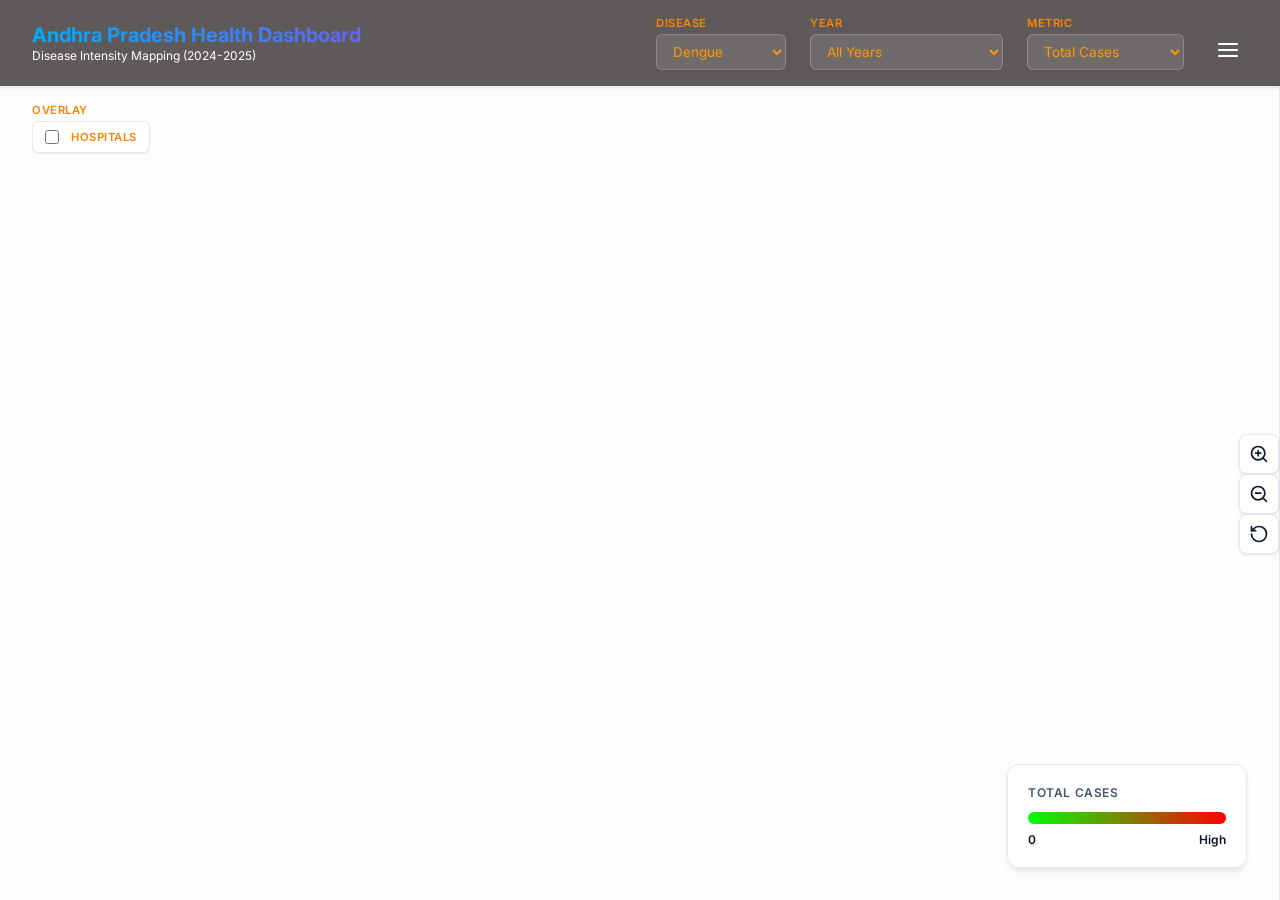
<file: frontend/index.html>
<!DOCTYPE html>
<html lang="en">
<head>
    <meta charset="UTF-8">
    <meta name="viewport" content="width=device-width, initial-scale=1.0">
    <title>Andhra Pradesh Outline | Interactive Map</title>
    <meta name="description" content="An interactive visualization of Andhra Pradesh state boundaries and districts.">
    <link rel="stylesheet" href="index.css">
    <link rel="preconnect" href="https://fonts.googleapis.com">
    <link rel="preconnect" href="https://fonts.gstatic.com" crossorigin>
    <link href="https://fonts.googleapis.com/css2?family=Inter:wght@400;500;600;700&display=swap" rel="stylesheet">
    <script src="https://d3js.org/d3.v7.min.js"></script>
</head>
<body>
    <header>
        <div class="header-content animate-in">
            <div class="title-group">
                <h1>Andhra Pradesh Health Dashboard</h1>
                <p id="mapping-subtitle">Disease Intensity Mapping (2024-2025)</p>
            </div>
            <div class="header-controls">
                <div class="control-group">
                    <label for="disease-select">Disease</label>
                    <select id="disease-select" class="select-input">
                        <option value="data/raw/dengue.csv">Dengue</option>
                        <option value="data/raw/malaria.csv">Malaria</option>
                    </select>
                </div>
                <div class="control-group">
                    <label for="year-select">Year</label>
                    <select id="year-select" class="select-input">
                        <option value="all">All Years</option>
                        <option value="2024">2024</option>
                        <option value="2025">2025</option>
                        <option value="forecast">Forecast (Next 7 Days)</option>
                    </select>
                </div>
                <div class="control-group">
                    <label for="metric-select">Metric</label>
                    <select id="metric-select" class="select-input">
                        <option value="Total_Cases">Total Cases</option>
                        <option value="Confirmed_Cases">Confirmed Cases</option>
                        <option value="Recovered">Recovered</option>
                        <option value="Deaths">Deaths</option>
                    </select>
                </div>
                <button id="toggle-sidebar" class="menu-btn" title="Toggle Health AI & Trends">
                    <svg width="24" height="24" viewBox="0 0 24 24" fill="none" stroke="currentColor" stroke-width="2" stroke-linecap="round" stroke-linejoin="round"><line x1="3" y1="12" x2="21" y2="12"></line><line x1="3" y1="6" x2="21" y2="6"></line><line x1="3" y1="18" x2="21" y2="18"></line></svg>
                </button>
            </div>
        </div>
    </header>

    <main>
        <div id="map-container">
            <div class="map-controls animate-in" style="animation-delay: 0.1s">
                <div class="control-group">
                    <label>Overlay</label>
                    <div class="toggle-container">
                        <input type="checkbox" id="show-hospitals">
                        <label for="show-hospitals">Hospitals</label>
                    </div>
                </div>
            </div>
            <svg id="map"></svg>
            <div class="legend animate-in" style="animation-delay: 0.5s">
                <div class="legend-title" id="legend-title">Total Cases</div>
                <div id="legend-gradient"></div>
                <div class="legend-labels">
                    <span id="min-cases-label">0</span>
                    <span id="max-cases-label">High</span>
                </div>
            </div>

            <div class="controls animate-in" style="animation-delay: 0.4s">
                <button class="btn" id="zoom-in" title="Zoom In">
                    <svg width="20" height="20" viewBox="0 0 24 24" fill="none" stroke="currentColor" stroke-width="2" stroke-linecap="round" stroke-linejoin="round"><circle cx="11" cy="11" r="8"></circle><line x1="21" y1="21" x2="16.65" y2="16.65"></line><line x1="11" y1="8" x2="11" y2="14"></line><line x1="8" y1="11" x2="14" y2="11"></line></svg>
                </button>
                <button class="btn" id="zoom-out" title="Zoom Out">
                    <svg width="20" height="20" viewBox="0 0 24 24" fill="none" stroke="currentColor" stroke-width="2" stroke-linecap="round" stroke-linejoin="round"><circle cx="11" cy="11" r="8"></circle><line x1="21" y1="21" x2="16.65" y2="16.65"></line><line x1="8" y1="11" x2="14" y2="11"></line></svg>
                </button>
                <button class="btn" id="reset-zoom" title="Reset View">
                    <svg width="20" height="20" viewBox="0 0 24 24" fill="none" stroke="currentColor" stroke-width="2" stroke-linecap="round" stroke-linejoin="round"><path d="M3 12a9 9 0 1 0 9-9 9.75 9.75 0 0 0-6.74 2.74L3 8"></path><polyline points="3 3 3 8 8 8"></polyline></svg>
                </button>
            </div>
        </div>

        <div id="sidebar" class="sidebar animate-in" style="animation-delay: 0.2s">
            <div class="sidebar-tabs">
                <div class="tab active" data-tab="chat">Health AI Chat</div>
                <div class="tab" data-tab="predict">Trend Analysis</div>
            </div>
            
            <div class="sidebar-content">
                <div id="chat-section" class="tab-section active">
                    <div id="chat-messages" class="chat-messages">
                        <div class="message system">
                            <strong>Health Assistant:</strong> Hello! Describe your symptoms (e.g., "high fever", "joint pain"), and I can suggest a possible diagnosis, diet, and find nearby hospitals.
                        </div>
                    </div>
                    <div class="chat-input-wrapper">
                        <input type="text" id="chat-input" placeholder="Type symptoms here...">
                        <button id="send-chat">
                            <svg width="20" height="20" viewBox="0 0 24 24" fill="none" stroke="currentColor" stroke-width="2" stroke-linecap="round" stroke-linejoin="round"><line x1="22" y1="2" x2="11" y2="13"></line><polygon points="22 2 15 22 11 13 2 9 22 2"></polygon></svg>
                        </button>
                    </div>
                </div>
                
                <div id="predict-section" class="tab-section">
                    <div class="prediction-header">
                        <div style="display: flex; justify-content: space-between; align-items: flex-start;">
                            <div>
                                <h3>Statistical Forecasting</h3>
                                <p>Projected disease trends for 2026-2027</p>
                            </div>
                            <button id="refresh-forecast" class="refresh-btn" title="Refresh Forecast">
                                <svg width="18" height="18" viewBox="0 0 24 24" fill="none" stroke="currentColor" stroke-width="2" stroke-linecap="round" stroke-linejoin="round"><path d="M23 4v6h-6"></path><path d="M1 20v-6h6"></path><path d="M3.51 9a9 9 0 0 1 14.85-3.36L23 10M1 14l4.64 4.36A9 9 0 0 0 20.49 15"></path></svg>
                            </button>
                        </div>
                        <div id="last-refreshed" class="last-refreshed">Refreshed on Apr 28, 11:46 AM</div>
                    </div>
                    <div id="forecast-data" class="forecast-list">
                        <!-- Forecast items will be injected here -->
                    </div>
                </div>
            </div>
        </div>

        <div id="tooltip" class="tooltip"></div>
    </main>

    <script src="main.js"></script>
</body>
</html>
</file>
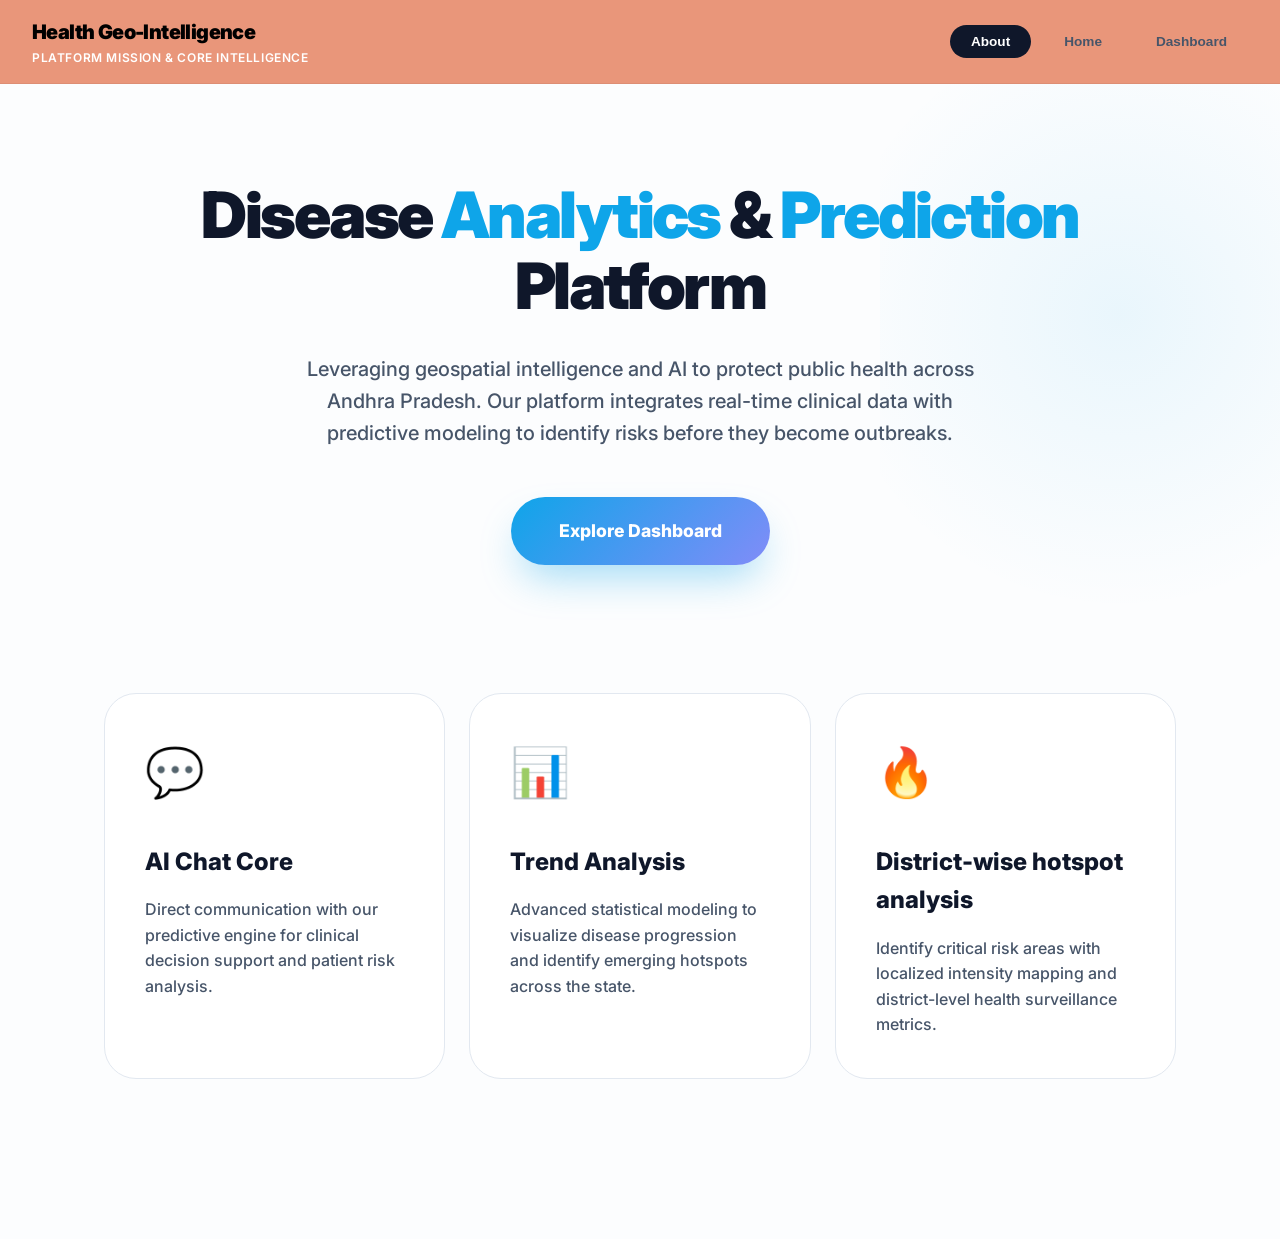
<file: about.html>
<!DOCTYPE html>
<html lang="en">
<head>
    <meta charset="UTF-8">
    <meta name="viewport" content="width=device-width, initial-scale=1.0">
    <title>Health Geo-Intelligence | About</title>
    <link rel="stylesheet" href="about.css">
    <link href="https://fonts.googleapis.com/css2?family=Inter:wght@400;500;600;700&display=swap" rel="stylesheet">
</head>
<body>
    <header>
        <div class="header-content">
            <div class="header-left">
                <h1>Health Geo-Intelligence</h1>
                <p>Platform Mission & Core Intelligence</p>
            </div>
            <nav class="header-nav">
                <button onclick="location.href='about.html'" class="nav-btn active">About</button>
                <button onclick="location.href='index.html'" class="nav-btn">Home</button>
                <button onclick="location.href='dashboard.html'" class="nav-btn">Dashboard</button>
            </nav>
        </div>
    </header>

    <main>
        <div id="about-page" class="view-section active">
            <div class="hero-section">
                <div class="hero-content">
                    <h2>Disease <span style="color: var(--accent-color);">Analytics</span> & <span style="color: var(--accent-color);">Prediction</span> Platform</h2>
                    <p>Leveraging geospatial intelligence and AI to protect public health across Andhra Pradesh. Our platform integrates real-time clinical data with predictive modeling to identify risks before they become outbreaks.</p>
                    <a href="dashboard.html" class="explore-btn">Explore Dashboard</a>
                </div>
            </div>

            <div class="feature-grid">
                <div class="feature-card" onclick="location.href='dashboard.html#chat'" style="cursor: pointer;">
                    <div class="feat-icon">💬</div>
                    <h3>AI Chat Core</h3>
                    <p>Direct communication with our predictive engine for clinical decision support and patient risk analysis.</p>
                </div>
                <div class="feature-card" onclick="location.href='dashboard.html#trends'" style="cursor: pointer;">
                    <div class="feat-icon">📊</div>
                    <h3>Trend Analysis</h3>
                    <p>Advanced statistical modeling to visualize disease progression and identify emerging hotspots across the state.</p>
                </div>
                <div class="feature-card" onclick="location.href='dashboard.html#hotspot'" style="cursor: pointer;">
                    <div class="feat-icon">🔥</div>
                    <h3>District-wise hotspot analysis</h3>
                    <p>Identify critical risk areas with localized intensity mapping and district-level health surveillance metrics.</p>
                </div>
            </div>
        </div>
    </main>
</body>
</html>
</file>
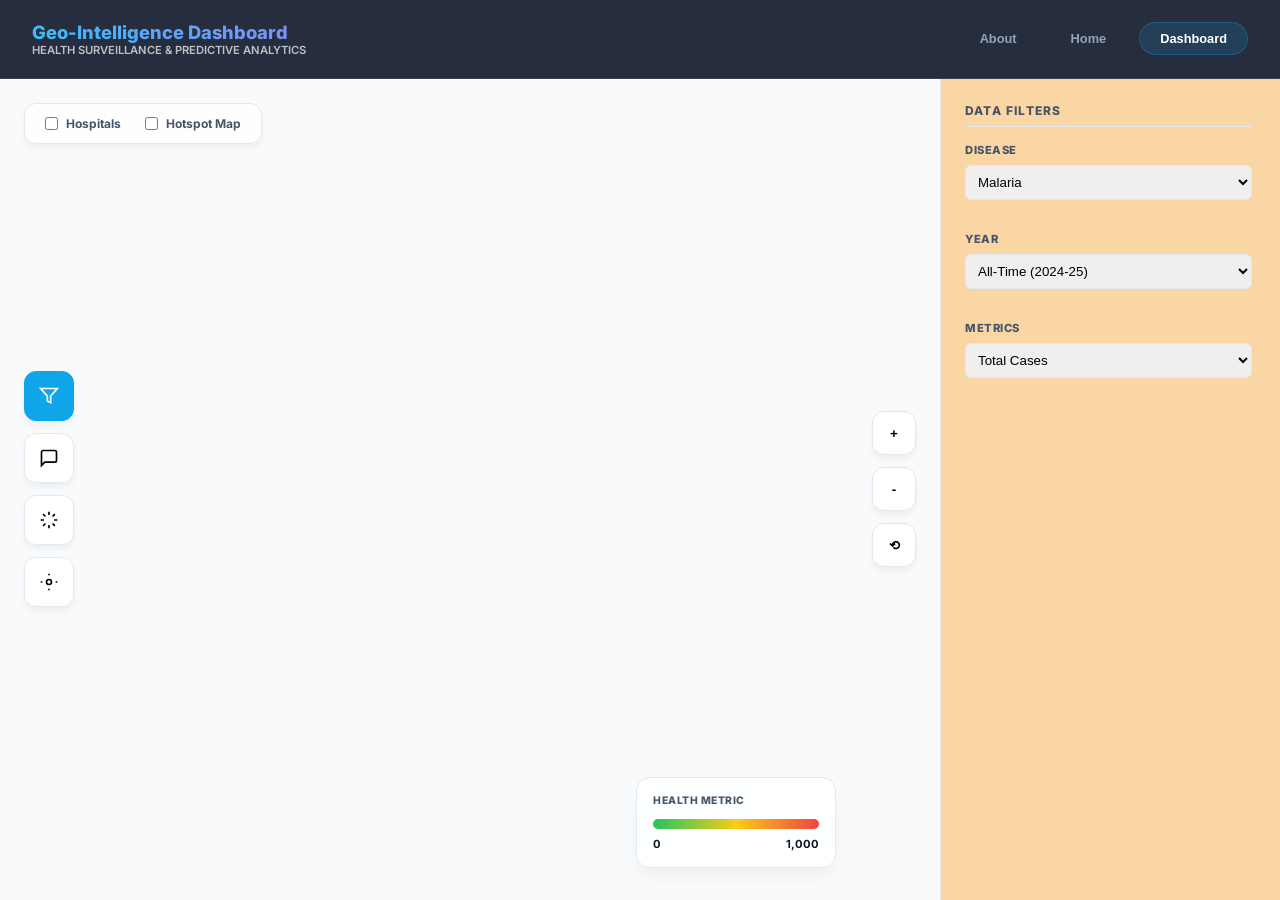
<file: dashboard.html>
<!DOCTYPE html>
<html lang="en">
<head>
    <meta charset="UTF-8">
    <meta name="viewport" content="width=device-width, initial-scale=1.0">
    <title>Health Geo-Intelligence | Dashboard</title>
    <link rel="stylesheet" href="dashboard.css">
    <script src="https://d3js.org/d3.v7.min.js"></script>
    <link href="https://fonts.googleapis.com/css2?family=Inter:wght@400;500;600;700&display=swap" rel="stylesheet">
</head>
<body>
    <header>
        <div class="header-content">
            <div class="header-left">
                <h1>Geo-Intelligence Dashboard</h1>
                <p>Health Surveillance & Predictive Analytics</p>
            </div>
            <nav class="header-nav">
                <button onclick="location.href='about.html'" class="nav-btn">About</button>
                <button onclick="location.href='index.html'" class="nav-btn">Home</button>
                <button onclick="location.href='dashboard.html'" class="nav-btn active">Dashboard</button>
            </nav>
        </div>
    </header>

    <main>
        <div id="dashboard-page" class="view-section active">
            <div id="map-container">
                <svg id="map"></svg>
                
                <!-- Floating Layers (Top Left) -->
                <div class="floating-layers">
                    <div class="layer-item">
                        <input type="checkbox" id="hospital-toggle">
                        <label for="hospital-toggle">Hospitals</label>
                    </div>
                    <div class="layer-item">
                        <input type="checkbox" id="hotspot-toggle">
                        <label for="hotspot-toggle">Hotspot Map</label>
                    </div>
                </div>

                <!-- Intelligence Menu Toggles -->
                <div class="intelligence-menu">
                    <button class="intel-btn active" data-target="filters">
                        <svg width="20" height="20" viewBox="0 0 24 24" fill="none" stroke="currentColor" stroke-width="2"><path d="M22 3H2l8 9v6l4 2V12L22 3z"></path></svg>
                        <span>Filters</span>
                    </button>
                    <button class="intel-btn" data-target="chat">
                        <svg width="20" height="20" viewBox="0 0 24 24" fill="none" stroke="currentColor" stroke-width="2"><path d="M21 15a2 2 0 0 1-2 2H7l-4 4V5a2 2 0 0 1 2-2h14a2 2 0 0 1 2 2z"></path></svg>
                        <span>AI Chat</span>
                    </button>
                    <button class="intel-btn" data-target="forecast">
                        <svg width="20" height="20" viewBox="0 0 24 24" fill="none" stroke="currentColor" stroke-width="2"><path d="M12 2v4M12 18v4M4.93 4.93l2.83 2.83M16.24 16.24l2.83 2.83M2 12h4M18 12h4M4.93 19.07l2.83-2.83M16.24 7.76l2.83-2.83"></path></svg>
                        <span>Forecast</span>
                    </button>
                    <button class="intel-btn" data-target="hotspot">
                        <svg width="20" height="20" viewBox="0 0 24 24" fill="none" stroke="currentColor" stroke-width="2"><circle cx="12" cy="12" r="3"></circle><path d="M12 2v2M12 20v2M2 12h2M20 12h2"></path></svg>
                        <span>Hotspot</span>
                    </button>
                </div>

                <!-- Map Legends -->
                <div class="legends-container">
                    <div class="map-legend hotspot-legend" id="hotspot-legend" style="display: none; margin-bottom: 0.5rem; background: rgba(15, 23, 42, 0.9); color: white; border-color: rgba(255,255,255,0.2);">
                        <div class="legend-title" style="color: #cbd5e1;">Incident Rate (%)</div>
                        <div class="legend-scale">
                            <div class="legend-gradient" style="background: linear-gradient(to right, #22c55e, #3b82f6, #ef4444);"></div>
                            <div class="legend-labels">
                                <span class="legend-min" id="hotspot-min" style="color: white;">0</span>
                                <span class="legend-max" id="hotspot-max" style="color: white;">1.5</span>
                            </div>
                        </div>
                    </div>

                    <div class="map-legend">
                        <div class="legend-title">Health Metric</div>
                        <div class="legend-scale">
                            <div class="legend-gradient"></div>
                            <div class="legend-labels">
                                <span class="legend-min">0</span>
                                <span class="legend-max">1,000</span>
                            </div>
                        </div>
                    </div>
                </div>

                <div class="controls">
                    <button class="btn" id="zoom-in" title="Zoom In">+</button>
                    <button class="btn" id="zoom-out" title="Zoom Out">-</button>
                    <button class="btn" id="reset-zoom" title="Reset View">⟲</button>
                </div>
            </div>

            <aside class="sidebar">
                <div class="sidebar-content">
                    <!-- Filters Module -->
                    <div id="section-filters" class="sidebar-section active">
                        <div class="sidebar-group-title">Data Filters</div>
                        
                        <div class="filter-group">
                            <label>DISEASE</label>
                            <select id="disease-select" class="select-input">
                                <option value="data/raw/malaria.csv">Malaria</option>
                                <option value="data/raw/dengue.csv">Dengue</option>
                            </select>
                        </div>

                        <div class="filter-group" style="margin-top: 1rem;">
                            <label>YEAR</label>
                            <select id="year-select" class="select-input">
                                <option value="all">All-Time (2024-25)</option>
                                <option value="2024">2024 Data</option>
                                <option value="2025">2025 Data</option>
                            </select>
                        </div>

                        <div class="filter-group" style="margin-top: 1rem;">
                            <label>METRICS</label>
                            <select id="metric-select" class="select-input">
                                <option value="Total_Cases">Total Cases</option>
                                <option value="Confirmed_Cases">Confirmed Cases</option>
                                <option value="Recovered_Cases">Recovered Cases</option>
                                <option value="Death_Cases">Death Cases</option>
                            </select>
                        </div>
                    </div>

                    <!-- Hotspot Module -->
                    <div id="section-hotspot" class="sidebar-section">
                        <div class="sidebar-group-title">Hotspot Analysis</div>
                        
                        <!-- Hotspot Summary Card -->
                        <div id="hotspot-summary" class="insight-card" style="margin-bottom: 1rem; display: none;">
                            <div class="insight-header">
                                <svg width="12" height="12" viewBox="0 0 24 24" fill="none" stroke="currentColor" stroke-width="3">
                                    <path d="M12 2v2M12 20v2M2 12h2M20 12h2M4.93 4.93l1.41 1.41M17.66 17.66l1.41 1.41M2 12a10 10 0 1 0 20 0 10 10 0 0 0-20 0Z"></path>
                                </svg>
                                HOTSPOT INTELLIGENCE
                            </div>
                            <div id="hotspot-summary-content" style="font-size: 0.75rem; color: var(--text-primary);">
                                <!-- Summary will be injected here -->
                            </div>
                        </div>

                        <div style="overflow-x: auto; flex: 1;">
                            <table id="hotspot-data-table" style="width: 100%; border-collapse: collapse; font-size: 0.75rem;">
                                <thead>
                                    <tr style="border-bottom: 2px solid var(--border-color); text-align: left;">
                                        <th style="padding: 8px 4px;">District</th>
                                        <th style="padding: 8px 4px;">Cases</th>
                                        <th style="padding: 8px 4px;">Incidence (%)</th>
                                        <th style="padding: 8px 4px;">Death Rate (%)</th>
                                        <th style="padding: 8px 4px;">Risk Rate</th>
                                    </tr>
                                </thead>
                                <tbody id="hotspot-table-body">
                                    <!-- Rows will be injected here -->
                                </tbody>
                            </table>
                        </div>
                    </div>

                    <!-- Chat Module -->
                    <div id="section-chat" class="sidebar-section">
                        <div class="sidebar-group-title">AI Clinical Assistant</div>
                        <div class="chat-messages" id="chat-box">
                            <div class="message ai">Welcome. Describe symptoms or ask about specific district trends.</div>
                        </div>
                        <div class="chat-input-area">
                            <input type="text" id="user-input" placeholder="e.g. malaria in guntur...">
                            <button id="send-btn">Send</button>
                        </div>
                    </div>

                    <!-- Forecast Module -->
                    <div id="section-forecast" class="sidebar-section">
                        <div class="sidebar-group-title">Predictive Forecast (2026)</div>
                        <div id="forecast-data" class="forecast-container">
                            <p style="font-size: 0.8rem; color: var(--text-secondary);">Select a disease to generate predictions...</p>
                        </div>
                    </div>
                </div>
            </aside>
        </div>
    </main>

    <script src="dashboard.js"></script>
</body>
</html>
</file>
<file: frontend/index.css>
:root {
    --bg-color: #ffffff;
    --card-bg: #f8fafc;
    --text-primary: #0f172a;
    --text-secondary: #475569;
    --accent-color: #0ea5e9;
    --accent-hover: #0284c7;
    --border-color: #e2e8f0;
    --gradient-start: #f8fafc;
    --gradient-end: #ffffff;
}

* {
    margin: 0;
    padding: 0;
    box-sizing: border-box;
}

body {
    font-family: 'Inter', -apple-system, BlinkMacSystemFont, "Segoe UI", Roboto, sans-serif;
    background-color: var(--bg-color);
    color: var(--text-primary);
    overflow: hidden;
    display: flex;
    flex-direction: column;
    height: 100vh;
}

header {
    background: rgba(78, 73, 73, 0.9);
    backdrop-filter: blur(12px);
    border-bottom: 1px solid var(--border-color);
    padding: 1rem 2rem;
    position: sticky;
    top: 0;
    z-index: 50;
    box-shadow: 0 1px 3px 0 rgba(0, 0, 0, 0.1);
}

.header-content {
    max-width: 100%;
    margin: 0 auto;
    display: flex;
    justify-content: space-between;
    align-items: center;
}

.header-right {
    display: flex;
    align-items: center;
    gap: 1.5rem;
}

.menu-btn {
    background: transparent;
    border: none;
    color: #ffffff;
    width: 40px;
    height: 40px;
    border-radius: 8px;
    display: flex;
    align-items: center;
    justify-content: center;
    cursor: pointer;
    transition: all 0.2s;
}

.menu-btn:hover {
    background: rgba(255, 255, 255, 0.1);
    border-color: var(--accent-color);
    color: var(--accent-color);
}

.header-controls {
    display: flex;
    gap: 1.5rem;
    align-items: flex-end;
}

header h1 {
    font-size: 1.25rem;
    font-weight: 700;
    background: linear-gradient(to right, #01abfa, #6366f1);
    -webkit-background-clip: text;
    -webkit-text-fill-color: transparent;
    margin: 0;
}

header p {
    font-size: 0.75rem;
    color: #ffffff;
    margin-top: 0.1rem;
}

main {
    flex: 1;
    position: relative;
    overflow: hidden;
    background: #fdfdfd;
    display: flex;
    flex-direction: row;
}

#map-container {
    width: 100%;
    height: 100%;
    display: flex;
    align-items: center;
    justify-content: center;
    position: relative;
    border-right: 1px solid var(--border-color);
    flex-shrink: 0;
    transition: width 0.4s cubic-bezier(0.4, 0, 0.2, 1);
}

body.sidebar-open #map-container {
    width: 60%;
}

#map {
    width: 100%;
    height: 100%;
}

.district {
    fill: #f1f5f9;
    stroke: #cbd5e1;
    stroke-width: 0.75px;
    transition: all 0.3s cubic-bezier(0.4, 0, 0.2, 1);
    cursor: pointer;
}

.district:hover {
    stroke: var(--accent-color);
    stroke-width: 2px;
    filter: drop-shadow(0 0 8px rgba(14, 165, 233, 0.3));
    z-index: 10;
}

.tooltip {
    position: absolute;
    padding: 0.75rem 1rem;
    background: rgba(255, 255, 255, 0.95);
    backdrop-filter: blur(8px);
    border: 1px solid var(--border-color);
    border-radius: 8px;
    pointer-events: none;
    font-size: 0.875rem;
    font-weight: 500;
    color: var(--text-primary);
    box-shadow: 0 10px 15px -3px rgba(0, 0, 0, 0.1), 0 4px 6px -2px rgba(0, 0, 0, 0.05);
    z-index: 100;
    opacity: 0;
    transition: opacity 0.2s;
}

.map-controls {
    position: absolute;
    top: 1rem;
    left: 2rem;
    z-index: 30;
}

.control-group {
    display: flex;
    flex-direction: column;
    gap: 0.25rem;
}

.control-group label {
    font-size: 0.7rem;
    font-weight: 600;
    color: #fd8301;
    text-transform: uppercase;
    letter-spacing: 0.05em;
}

.select-input {
    background: rgba(255, 255, 255, 0.1);
    border: 1px solid rgba(255, 255, 255, 0.2);
    color: #ff9800;
    /* Orange */
    padding: 0.5rem 0.75rem;
    border-radius: 6px;
    font-size: 0.85rem;
    font-family: inherit;
    outline: none;
    cursor: pointer;
    transition: all 0.2s;
    min-width: 130px;
    box-shadow: 0 1px 2px 0 rgba(0, 0, 0, 0.05);
}

.select-input option {
    background: #4e4949;
    color: #ff9800;
}

.select-input:hover {
    border-color: var(--accent-color);
}

.toggle-container {
    background: #ffffff;
    border: 1px solid var(--border-color);
    color: var(--text-primary);
    padding: 0.5rem 0.75rem;
    border-radius: 6px;
    font-size: 0.85rem;
    display: flex;
    align-items: center;
    gap: 0.75rem;
    cursor: pointer;
    box-shadow: 0 1px 2px 0 rgba(0, 0, 0, 0.05);
}

.toggle-container input {
    cursor: pointer;
    width: 0.875rem;
    height: 0.875rem;
    accent-color: var(--accent-color);
}

.hospital-marker {
    fill: #0ea5e9;
    stroke: #ffffff;
    stroke-width: 0.25px;
    pointer-events: auto;
    cursor: help;
    transition: all 0.2s;
}

.hospital-marker:hover {
    fill: #ef4444;
    stroke-width: 1px;
    r: 4px;
}

.legend {
    position: absolute;
    bottom: 2rem;
    right: 2rem;
    background: rgba(255, 255, 255, 0.9);
    backdrop-filter: blur(8px);
    border: 1px solid var(--border-color);
    border-radius: 12px;
    padding: 1.25rem;
    width: 240px;
    box-shadow: 0 4px 6px -1px rgba(0, 0, 0, 0.1);
    z-index: 30;
}

.legend-title {
    font-size: 0.75rem;
    font-weight: 600;
    color: var(--text-secondary);
    text-transform: uppercase;
    letter-spacing: 0.05em;
    margin-bottom: 0.75rem;
}

#legend-gradient {
    height: 12px;
    width: 100%;
    border-radius: 6px;
    background: linear-gradient(to right, #00ff00, #ff0000);
    margin-bottom: 0.5rem;
}

.legend-labels {
    display: flex;
    justify-content: space-between;
    font-size: 0.75rem;
    font-weight: 600;
    color: var(--text-primary);
}

.zoom-controls {
    position: absolute;
    bottom: 11rem;
    right: 2rem;
    display: flex;
    flex-direction: column;
    gap: 0.5rem;
    z-index: 30;
}

.btn {
    background: #ffffff;
    border: 1px solid var(--border-color);
    color: var(--text-primary);
    width: 40px;
    height: 40px;
    border-radius: 8px;
    cursor: pointer;
    display: flex;
    align-items: center;
    justify-content: center;
    font-size: 1.25rem;
    transition: all 0.2s;
    box-shadow: 0 1px 3px 0 rgba(0, 0, 0, 0.1);
}

.btn:hover {
    background: #f8fafc;
    color: var(--accent-color);
    border-color: var(--accent-color);
}

.animate-in {
    animation: slideUp 0.6s cubic-bezier(0.16, 1, 0.3, 1) forwards;
    opacity: 0;
}

.sidebar {
    width: 0;
    height: 100%;
    display: flex;
    flex-direction: column;
    background: #f8fafc;
    overflow: hidden;
    transition: width 0.4s cubic-bezier(0.4, 0, 0.2, 1);
}

body.sidebar-open .sidebar {
    width: 40%;
}

.sidebar-tabs {
    display: flex;
    background: #f1f5f9;
    border-bottom: 1px solid var(--border-color);
}

.tab {
    flex: 1;
    padding: 1rem;
    text-align: center;
    font-size: 0.85rem;
    font-weight: 600;
    color: var(--text-secondary);
    cursor: pointer;
    transition: all 0.2s;
    border-bottom: 2px solid transparent;
}

.tab.active {
    color: var(--accent-color);
    border-bottom-color: var(--accent-color);
    background: #ffffff;
}

.sidebar-content {
    flex: 1;
    overflow-y: auto;
    position: relative;
}

.tab-section {
    display: none;
    height: 100%;
    flex-direction: column;
}

.tab-section.active {
    display: flex;
}

/* Chat Styles */
.chat-messages {
    flex: 1;
    padding: 1.5rem;
    overflow-y: auto;
    display: flex;
    flex-direction: column;
    gap: 1rem;
}

.message {
    padding: 0.75rem 1rem;
    border-radius: 12px;
    font-size: 0.875rem;
    line-height: 1.5;
    max-width: 85%;
}

.message.system {
    background: #f1f5f9;
    color: var(--text-primary);
    align-self: flex-start;
    border-bottom-left-radius: 2px;
}

.message.user {
    background: var(--accent-color);
    color: white;
    align-self: flex-end;
    border-bottom-right-radius: 2px;
}

.message.bot {
    background: #e0f2fe;
    color: #0369a1;
    align-self: flex-start;
    border-bottom-left-radius: 2px;
}

.chat-input-wrapper {
    padding: 1rem;
    background: white;
    border-top: 1px solid var(--border-color);
    display: flex;
    gap: 0.75rem;
}

#chat-input {
    flex: 1;
    background: #f1f5f9;
    border: 1px solid var(--border-color);
    padding: 0.75rem 1rem;
    border-radius: 8px;
    font-size: 0.875rem;
    outline: none;
    transition: border-color 0.2s;
}

#chat-input:focus {
    border-color: var(--accent-color);
}

#send-chat {
    background: var(--accent-color);
    color: white;
    border: none;
    width: 32px;
    height: 32px;
    border-radius: 6px;
    display: flex;
    align-items: center;
    justify-content: center;
    cursor: pointer;
    transition: background 0.2s;
}

#send-chat:hover {
    background: var(--accent-hover);
}

#send-chat svg {
    width: 16px;
    height: 16px;
}

/* Prediction Styles */
.prediction-header {
    padding: 1.5rem;
    border-bottom: 1px solid var(--border-color);
}

.prediction-header h3 {
    font-size: 1rem;
    color: var(--text-primary);
}

.prediction-header p {
    font-size: 0.75rem;
    color: var(--text-secondary);
}

.forecast-list {
    padding: 1rem;
    display: flex;
    flex-direction: column;
    gap: 1rem;
}

.forecast-item {
    background: white;
    padding: 1rem;
    border-radius: 10px;
    border: 1px solid var(--border-color);
    box-shadow: 0 1px 3px rgba(0,0,0,0.05);
}

.forecast-item-header {
    display: flex;
    justify-content: space-between;
    margin-bottom: 0.5rem;
}

.forecast-year {
    font-weight: 700;
    font-size: 1rem;
    color: var(--text-primary);
}

.forecast-value {
    color: var(--accent-color);
    font-weight: 600;
}

.forecast-trend {
    font-size: 0.75rem;
    color: #ef4444; /* Upward trend */
    display: flex;
    align-items: center;
    gap: 4px;
}

.forecast-trend.down {
    color: #10b981; /* Downward trend */
}

.forecast-header-sub {
    font-size: 0.75rem;
    font-weight: 700;
    color: var(--text-secondary);
    text-transform: uppercase;
    letter-spacing: 0.05em;
    margin-top: 1.5rem;
    margin-bottom: 0.5rem;
    padding-left: 0.5rem;
    border-left: 3px solid var(--accent-color);
}

.forecast-item.compact {
    padding: 0.5rem 1rem;
    margin-bottom: 4px;
}

.refresh-btn {
    background: transparent;
    border: 1px solid var(--border-color);
    color: var(--text-secondary);
    width: 32px;
    height: 32px;
    border-radius: 6px;
    display: flex;
    align-items: center;
    justify-content: center;
    cursor: pointer;
    transition: all 0.5s ease;
}

.refresh-btn:hover {
    color: var(--accent-color);
    border-color: var(--accent-color);
    background: #ffffff;
}

.last-refreshed {
    font-size: 0.65rem;
    color: var(--text-secondary);
    margin-top: 0.5rem;
    font-weight: 500;
}

.forecast-item.compact .forecast-year {
    font-size: 0.85rem;
}

.forecast-item.compact .forecast-value {
    font-size: 0.85rem;
}

.insight-card {
    background: linear-gradient(135deg, #ffffff 0%, #f1f5f9 100%);
    border-left: 4px solid var(--accent-color);
    border-radius: 12px;
    padding: 1.25rem;
    margin-bottom: 1.5rem;
    box-shadow: 0 4px 6px -1px rgba(0, 0, 0, 0.05), 0 2px 4px -1px rgba(0, 0, 0, 0.03);
}

.insight-header {
    display: flex;
    align-items: center;
    gap: 8px;
    font-size: 0.7rem;
    font-weight: 800;
    color: var(--accent-color);
    letter-spacing: 0.1em;
    margin-bottom: 0.75rem;
}

.insight-content {
    font-size: 0.85rem;
    line-height: 1.5;
    color: var(--text-main);
    margin-bottom: 1rem;
}

.peak-months {
    background: rgba(255, 255, 255, 0.5);
    border-radius: 8px;
    padding: 0.75rem;
    border: 1px solid rgba(0, 0, 0, 0.05);
}

.peak-label {
    font-size: 0.75rem;
    font-weight: 700;
    color: var(--text-secondary);
    margin-bottom: 8px;
}

.peak-tags {
    display: flex;
    flex-wrap: wrap;
    gap: 6px;
}

.peak-tag {
    background: var(--accent-color);
    color: white;
    font-size: 0.65rem;
    font-weight: 600;
    padding: 2px 10px;
    border-radius: 100px;
    transition: all 0.2s ease;
}

.peak-tag:hover {
    background: var(--accent-hover);
    transform: translateY(-1px);
    box-shadow: 0 2px 4px rgba(0,0,0,0.1);
}

.map-toggle-btn {
    background: #ffffff;
    border: 1px solid var(--border-color);
    color: var(--accent-color);
    font-size: 0.7rem;
    font-weight: 700;
    padding: 4px 10px;
    border-radius: 4px;
    cursor: pointer;
    text-transform: uppercase;
    letter-spacing: 0.02em;
    transition: all 0.2s ease;
}

.map-toggle-btn:hover {
    background: #f1f5f9;
    border-color: var(--accent-color);
}

.map-toggle-btn.active {
    background: var(--accent-color);
    color: #ffffff;
    border-color: var(--accent-color);
}

.map-toggle-btn.active:hover {
    background: var(--accent-hover);
}

@keyframes slideUp {
    from {
        opacity: 0;
        transform: translateY(20px);
    }

    to {
        opacity: 1;
        transform: translateY(0);
    }
}
</file>
<file: about.css>
:root {
    --bg-color: #fcfdfe;
    --text-primary: #0f172a;
    --text-secondary: #475569;
    --accent-color: #0ea5e9;
    --accent-hover: #0284c7;
    --border-color: #e2e8f0;
}

* { margin: 0; padding: 0; box-sizing: border-box; }

html { scroll-behavior: smooth; }

body {
    font-family: 'Inter', -apple-system, BlinkMacSystemFont, "Segoe UI", Roboto, sans-serif;
    background-color: var(--bg-color);
    color: var(--text-primary);
    line-height: 1.6;
    overflow-x: hidden;
}

header {
    background: #e9967a;
    backdrop-filter: blur(16px);
    border-bottom: 1px solid rgba(0, 0, 0, 0.05);
    padding: 1rem 2rem;
    position: sticky;
    top: 0;
    z-index: 100;
}

.header-content {
    display: flex;
    justify-content: space-between;
    align-items: center;
    max-width: 1400px;
    margin: 0 auto;
}

.header-left h1 {
    font-size: 1.25rem;
    font-weight: 900;
    letter-spacing: -0.03em;
    color: #000000;
}

.header-left p {
    font-size: 0.75rem;
    color: #ffffff;
    font-weight: 600;
    text-transform: uppercase;
    letter-spacing: 0.05em;
}

.header-nav { display: flex; gap: 0.75rem; }

.nav-btn {
    background: transparent;
    border: 1px solid transparent;
    color: var(--text-secondary);
    font-size: 0.85rem;
    font-weight: 700;
    padding: 0.5rem 1.25rem;
    border-radius: 100px;
    cursor: pointer;
    transition: all 0.3s cubic-bezier(0.4, 0, 0.2, 1);
}

.nav-btn:hover { color: var(--text-primary); background: rgba(0,0,0,0.03); }

.nav-btn.active {
    color: white;
    background: var(--text-primary);
}

#about-page {
    padding: 6rem 5% 10rem 5%;
    max-width: 1200px;
    margin: 0 auto;
    position: relative;
}

#about-page::before {
    content: '';
    position: absolute;
    top: -10%;
    right: -10%;
    width: 40%;
    height: 60%;
    background: radial-gradient(circle, rgba(14, 165, 233, 0.08), transparent 70%);
    z-index: -1;
}

.hero-section {
    text-align: center;
    margin-bottom: 8rem;
}

.hero-badge {
    background: rgba(14, 165, 233, 0.1);
    color: var(--accent-color);
    padding: 0.6rem 1.5rem;
    border-radius: 100px;
    font-size: 0.8rem;
    font-weight: 800;
    text-transform: uppercase;
    letter-spacing: 0.1em;
    display: inline-block;
    margin-bottom: 2rem;
    box-shadow: 0 4px 6px -1px rgba(14, 165, 233, 0.1);
}

h2 {
    font-size: 4rem;
    font-weight: 900;
    line-height: 1.1;
    margin-bottom: 2rem;
    letter-spacing: -0.04em;
    color: #0f172a;
}

.hero-section p {
    font-size: 1.25rem;
    color: var(--text-secondary);
    max-width: 700px;
    margin: 0 auto;
    font-weight: 500;
}

.feature-grid {
    display: grid;
    grid-template-columns: repeat(3, 1fr);
    gap: 1.5rem;
}

.feature-card {
    background: white;
    padding: 2.5rem;
    border-radius: 32px;
    border: 1px solid var(--border-color);
    transition: all 0.4s cubic-bezier(0.16, 1, 0.3, 1);
    position: relative;
    overflow: hidden;
    height: 100%;
}

.feature-card::after {
    content: '';
    position: absolute;
    bottom: 0;
    left: 0;
    width: 100%;
    height: 4px;
    background: linear-gradient(to right, var(--accent-color), #818cf8);
    opacity: 0;
    transition: opacity 0.3s;
}

.feature-card:hover {
    transform: translateY(-10px);
    box-shadow: 0 30px 60px -12px rgba(15, 23, 42, 0.12);
    border-color: rgba(14, 165, 233, 0.2);
}

.feature-card:hover::after {
    opacity: 1;
}

.feat-icon {
    font-size: 3rem;
    margin-bottom: 2rem;
    display: block;
}

.feature-card h3 {
    font-size: 1.5rem;
    font-weight: 800;
    margin-bottom: 1rem;
    color: #0f172a;
}

.feature-card p {
    font-size: 1rem;
    color: var(--text-secondary);
    font-weight: 500;
}

.explore-btn {
    margin-top: 3rem;
    background: linear-gradient(135deg, var(--accent-color), #818cf8);
    color: white;
    border: none;
    padding: 1.25rem 3rem;
    font-size: 1.1rem;
    font-weight: 800;
    border-radius: 100px;
    cursor: pointer;
    box-shadow: 0 20px 40px -10px rgba(14, 165, 233, 0.4);
    transition: all 0.4s cubic-bezier(0.16, 1, 0.3, 1);
    display: inline-block;
    text-decoration: none;
}

.explore-btn:hover {
    transform: translateY(-5px) scale(1.02);
    box-shadow: 0 25px 50px -12px rgba(14, 165, 233, 0.6);
}

.explore-btn:active {
    transform: translateY(0) scale(0.98);
}
</file>
<file: dashboard.css>
:root {
    --bg-color: #ffffff;
    --text-primary: #0f172a;
    --text-secondary: #475569;
    --accent-color: #0ea5e9;
    --accent-hover: #0284c7;
    --border-color: #e2e8f0;
    --sidebar-width: 340px;
}

* {
    margin: 0;
    padding: 0;
    box-sizing: border-box;
}

body {
    font-family: 'Inter', sans-serif;
    background-color: var(--bg-color);
    color: var(--text-primary);
    overflow: hidden;
    height: 100vh;
    display: flex;
    flex-direction: column;
}

header {
    background: rgba(15, 23, 42, 0.9);
    backdrop-filter: blur(12px);
    border-bottom: 1px solid rgba(255, 255, 255, 0.1);
    padding: 1.3rem 2rem;
    color: white;
    z-index: 100;
}

.header-content {
    display: flex;
    justify-content: space-between;
    align-items: center;
}

.header-left h1 {
    font-size: 1.15rem;
    font-weight: 800;
    background: linear-gradient(to right, #38bdf8, #818cf8);
    -webkit-background-clip: text;
    -webkit-text-fill-color: transparent;
}

.header-left p {
    font-size: 0.7rem;
    opacity: 0.7;
    font-weight: 600;
    text-transform: uppercase;
}

.header-nav {
    display: flex;
    gap: 0.75rem;
}

.nav-btn {
    background: transparent;
    border: 1px solid transparent;
    color: #94a3b8;
    font-size: 0.8rem;
    font-weight: 700;
    padding: 0.5rem 1.25rem;
    border-radius: 100px;
    cursor: pointer;
    transition: all 0.3s;
}

.nav-btn.active {
    color: white;
    background: rgba(14, 165, 233, 0.15);
    border-color: rgba(14, 165, 233, 0.3);
}

main {
    flex: 1;
    display: flex;
    overflow: hidden;
}

#dashboard-page {
    display: flex;
    width: 100%;
    height: 100%;
}

#map-container {
    flex: 1;
    position: relative;
    background: #f8fafc;
}

#map {
    width: 100%;
    height: 100%;
}

.district {
    fill: #ffffff;
    stroke: #cbd5e1;
    stroke-width: 0.5px;
    cursor: pointer;
    transition: all 0.3s;
}

.district:hover {
    stroke: var(--accent-color);
    stroke-width: 1.5px;
}

/* Intelligence Menu (Floating) */
.intelligence-menu {
    position: absolute;
    top: 50%;
    left: 1.5rem;
    transform: translateY(-50%);
    display: flex;
    flex-direction: column;
    gap: 0.75rem;
    z-index: 1001;
}

.intel-btn {
    background: rgba(255, 255, 255, 0.9);
    backdrop-filter: blur(12px);
    border: 1px solid var(--border-color);
    width: 50px;
    height: 50px;
    border-radius: 12px;
    display: flex;
    align-items: center;
    justify-content: center;
    cursor: pointer;
    transition: all 0.3s;
    box-shadow: 0 4px 6px rgba(0, 0, 0, 0.05);
    overflow: hidden;
    position: relative;
}

.intel-btn span {
    font-size: 0.6rem;
    font-weight: 700;
    text-transform: uppercase;
    position: absolute;
    bottom: 4px;
    opacity: 0;
    transition: opacity 0.2s;
}

.intel-btn:hover {
    width: 100px;
    color: var(--accent-color);
    border-color: var(--accent-color);
}

.intel-btn:hover span {
    opacity: 1;
}

.intel-btn.active {
    background: var(--accent-color);
    color: white;
    border-color: var(--accent-color);
}

/* Sidebar & Sections */
.sidebar {
    width: var(--sidebar-width);
    background: #fad6a5;
    border-left: 1px solid var(--border-color);
    padding: 1.5rem;
    display: flex;
    flex-direction: column;
    height: 100%;
}

.sidebar-content {
    flex: 1;
    display: flex;
    flex-direction: column;
    overflow: hidden;
}

.sidebar-section {
    display: none;
    flex-direction: column;
    height: 100%;
    overflow-y: auto;
    padding-right: 4px;
}

.sidebar-section.active {
    display: flex;
}

#forecast-data {
    flex: 1;
    overflow-y: auto;
    padding-right: 8px;
}

.filter-group label {
    display: block;
    font-size: 0.7rem;
    font-weight: 800;
    color: var(--text-secondary);
    text-transform: uppercase;
    letter-spacing: 0.05em;
    margin-bottom: 0.5rem;
}

.sidebar-group-title {
    font-size: 0.75rem;
    font-weight: 800;
    color: var(--text-secondary);
    text-transform: uppercase;
    letter-spacing: 0.1em;
    margin-bottom: 1rem;
    border-bottom: 1px solid var(--border-color);
    padding-bottom: 0.5rem;
}

.chat-messages {
    flex: 1;
    background: #f1f5f9;
    border-radius: 12px;
    padding: 1rem;
    overflow-y: auto;
    margin-bottom: 1rem;
    display: flex;
    flex-direction: column;
    gap: 0.75rem;
}

.message {
    padding: 0.75rem 1rem;
    border-radius: 12px;
    font-size: 0.85rem;
    max-width: 90%;
}

.message.ai {
    background: white;
    border: 1px solid var(--border-color);
    align-self: flex-start;
}

.message.user {
    background: var(--accent-color);
    color: white;
    align-self: flex-end;
}

.chat-input-area {
    display: flex;
    gap: 0.5rem;
}

.chat-input-area input {
    flex: 1;
    padding: 0.75rem;
    border: 1px solid var(--border-color);
    border-radius: 8px;
}

.chat-input-area button {
    padding: 0.75rem 1rem;
    background: var(--accent-color);
    color: white;
    border: none;
    border-radius: 8px;
    cursor: pointer;
}

/* Forecast Specifics */
.forecast-container {
    display: flex;
    flex-direction: column;
    gap: 1rem;
    overflow-y: auto;
    padding-right: 8px;
}

.forecast-container::-webkit-scrollbar {
    width: 4px;
}

.forecast-container::-webkit-scrollbar-thumb {
    background: var(--border-color);
    border-radius: 10px;
}

.insight-card {
    background: #ffffff;
    border: 1px solid rgba(14, 165, 233, 0.2);
    border-radius: 16px;
    padding: 1.25rem;
    margin-bottom: 1.5rem;
}

.insight-header {
    font-size: 0.65rem;
    font-weight: 800;
    color: var(--accent-color);
    letter-spacing: 0.1em;
    display: flex;
    align-items: center;
    gap: 0.5rem;
    margin-bottom: 0.75rem;
}

.peak-tags-container {
    display: flex;
    flex-wrap: wrap;
    gap: 0.5rem;
    margin-top: 0.75rem;
}

.peak-tag {
    background: white;
    border: 1px solid var(--border-color);
    padding: 2px 8px;
    border-radius: 6px;
    font-size: 0.65rem;
    font-weight: 700;
    color: var(--text-secondary);
    transition: all 0.2s;
}

.peak-tag:hover {
    border-color: var(--accent-color);
    color: var(--accent-color);
    transform: translateY(-1px);
}

.forecast-item {
    background: #f8fafc;
    padding: 1rem;
    border-radius: 12px;
    border: 1px solid var(--border-color);
    transition: all 0.3s;
}

.forecast-item:hover {
    border-color: var(--accent-color);
    box-shadow: 0 4px 12px rgba(14, 165, 233, 0.08);
}

.forecast-item-header {
    display: flex;
    justify-content: space-between;
    font-weight: 700;
    font-size: 0.8rem;
}

.forecast-value {
    color: var(--accent-color);
}

.map-toggle-btn {
    background: white;
    border: 1px solid var(--border-color);
    padding: 4px 10px;
    border-radius: 6px;
    font-size: 0.65rem;
    font-weight: 700;
    cursor: pointer;
    transition: all 0.2s;
}

.map-toggle-btn.active {
    background: var(--accent-color);
    color: white;
    border-color: var(--accent-color);
}

.map-toggle-btn:hover:not(.active) {
    border-color: var(--accent-color);
    color: var(--accent-color);
}

/* Map Legends */
.legends-container {
    position: absolute;
    bottom: 2rem;
    right: 6.5rem;
    display: flex;
    flex-direction: column;
    align-items: flex-end;
    z-index: 1000;
}

.map-legend {
    background: rgba(255, 255, 255, 0.85);
    backdrop-filter: blur(12px);
    padding: 1rem;
    border-radius: 14px;
    border: 1px solid var(--border-color);
    width: 200px;
    box-shadow: 0 10px 15px -3px rgba(0, 0, 0, 0.05);
}

.hotspot-legend {
    background: rgba(15, 23, 42, 0.9) !important;
}

.legend-title {
    font-size: 0.65rem;
    font-weight: 800;
    color: var(--text-secondary);
    text-transform: uppercase;
    letter-spacing: 0.05em;
    margin-bottom: 0.75rem;
}

.legend-gradient {
    height: 10px;
    width: 100%;
    border-radius: 5px;
    background: linear-gradient(to right, #22c55e, #facc15, #ef4444);
    margin-bottom: 0.5rem;
}

.legend-labels {
    display: flex;
    justify-content: space-between;
    font-size: 0.7rem;
    font-weight: 700;
    color: var(--text-primary);
}

.controls {
    position: absolute;
    top: 50%;
    right: 1.5rem;
    transform: translateY(-50%);
    display: flex;
    flex-direction: column;
    gap: 0.75rem;
    z-index: 1000;
}

.btn {
    width: 44px;
    height: 44px;
    background: white;
    border: 1px solid var(--border-color);
    border-radius: 12px;
    cursor: pointer;
    display: flex;
    align-items: center;
    justify-content: center;
    font-weight: bold;
    box-shadow: 0 4px 6px rgba(0, 0, 0, 0.05);
}

.btn:hover {
    color: var(--accent-color);
    border-color: var(--accent-color);
    transform: scale(1.05);
}

.floating-layers {
    position: absolute;
    top: 1.5rem;
    left: 1.5rem;
    background: rgba(255, 255, 255, 0.8);
    backdrop-filter: blur(12px);
    padding: 0.75rem 1.25rem;
    border-radius: 12px;
    border: 1px solid var(--border-color);
    display: flex;
    gap: 1.5rem;
    box-shadow: 0 4px 6px rgba(0, 0, 0, 0.05);
    z-index: 1000;
}

.layer-item {
    display: flex;
    align-items: center;
    gap: 0.5rem;
    font-size: 0.75rem;
    font-weight: 700;
    color: var(--text-secondary);
    cursor: pointer;
}

.layer-item input {
    cursor: pointer;
    accent-color: var(--accent-color);
}

.select-input {
    width: 100%;
    padding: 0.5rem;
    border: 1px solid var(--border-color);
    border-radius: 6px;
    margin-bottom: 1rem;
    cursor: pointer;
}

.toggle-container {
    display: flex;
    justify-content: space-between;
    align-items: center;
    font-size: 0.75rem;
    font-weight: 700;
    color: var(--text-secondary);
}

/* Hotspot Pulse Animation */
.hotspot-circle {
    animation: hotspot-pulse 2s infinite ease-in-out;
    transform-origin: center;
    transform-box: fill-box;
}

@keyframes hotspot-pulse {
    0% {
        transform: scale(1);
        opacity: 0.7;
    }

    50% {
        transform: scale(1.1);
        opacity: 0.9;
    }

    100% {
        transform: scale(1);
        opacity: 0.7;
    }
}
</file>
